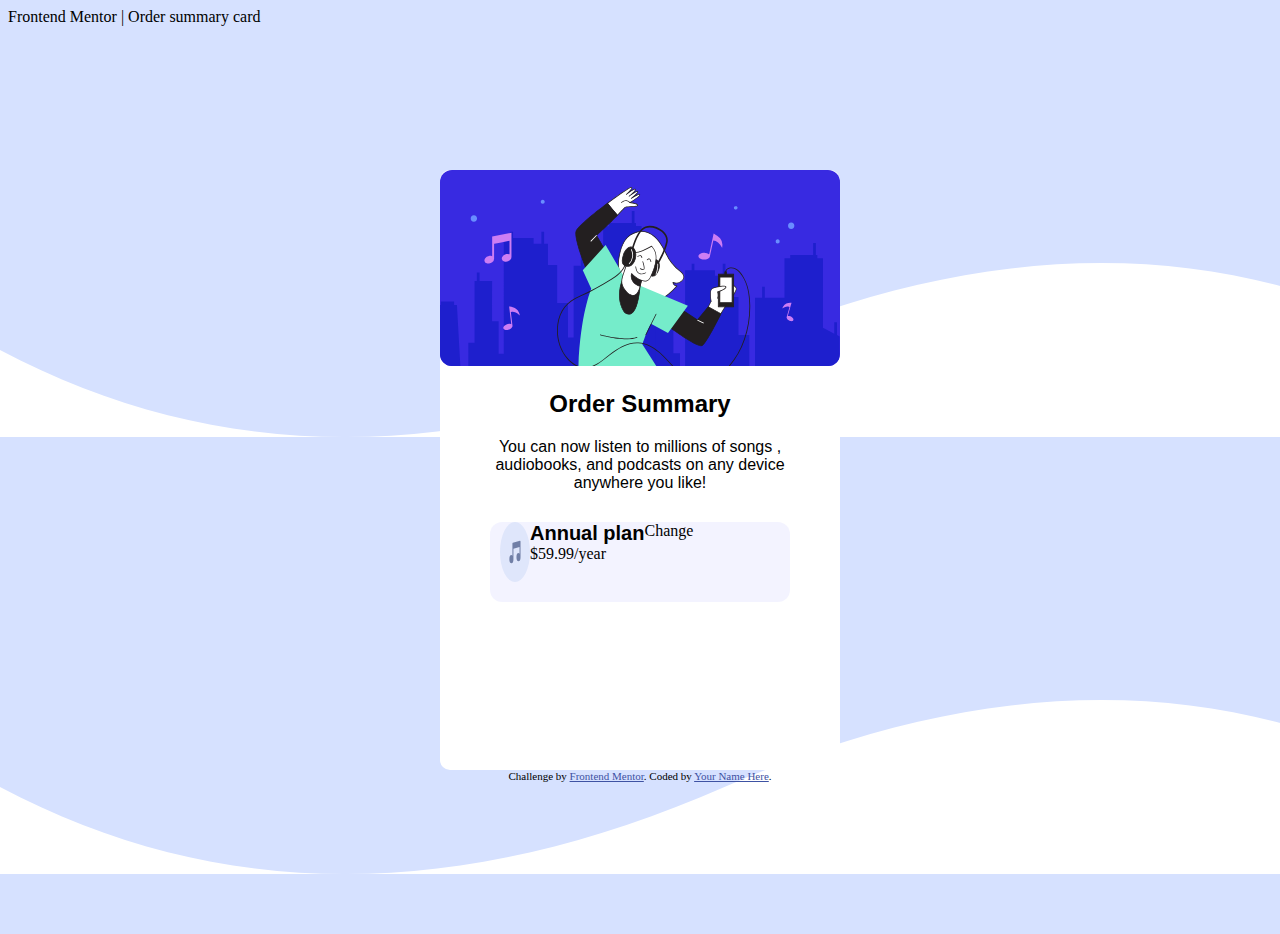
<file: order-summary-component-main/index.html>
<!DOCTYPE html>
<html lang="en">
<head>
  <meta charset="UTF-8">
  <meta name="viewport" content="width=device-width, initial-scale=1.0"> <!-- displays site properly based on user's device -->

  <link rel="icon" type="image/png" sizes="32x32" href="./images/favicon-32x32.png">
  <link rel="stylesheet" href="style.css"
  
  <title>Frontend Mentor | Order summary card</title>

  <!-- Feel free to remove these styles or customise in your own stylesheet 👍 -->
  <style>
    .attribution { font-size: 11px; text-align: center; }
    .attribution a { color: hsl(228, 45%, 44%); }
  </style>
</head>

<body>
  

<!-- <div class="Order-summary"> -->
  <!-- <h1>Order summary</h1>
  <p class="description">
    You can now listen to millions of songs ,audiobooks, and podcasts on any device where you like!
  </p>
<
  <div class="plan">
      <div class="plan details">
        <div>
      <p class="plan name">Annual Plan</p>
      <p class="plan price">$59.99/year</p>
      </div>
    </div>
    
  <a class="change">Change</a>
    </div>
  
    <button class="proceed btn">Proceed Payment</button>
    <button class="cancel btn">Cancel Order</button> -->

  
<!-- </div> -->
 <div class="main">
  <div class="box">
    <div class="image">
      <img src="/order-summary-component-main/images/illustration-hero.svg">
    </div>
    <div class="text">
      <p><h1>Order Summary</h1></p>
      <div class="message">You can now listen to millions of songs ,<br>audiobooks, and podcasts on any device <br>anywhere you like!</div>
    </div>
  
<div class="plan-holder">
 <div class="picture">
    <img src="/order-summary-component-main/images/icon-music.svg">
  </div>
  <div class="plans">
    <div class="anual-text"><b>Annual plan</b></div>
    <div class="price-amount">$59.99/year</div>
  </div>
  <div class="change-text">Change</div>
</div>
 
 </div>


  
  <div class="attribution">
    Challenge by <a href="https://www.frontendmentor.io?ref=challenge" target="_blank">Frontend Mentor</a>. 
    Coded by <a href="#">Your Name Here</a>.
  </div>
  </div>
</body>
</html>
</file>
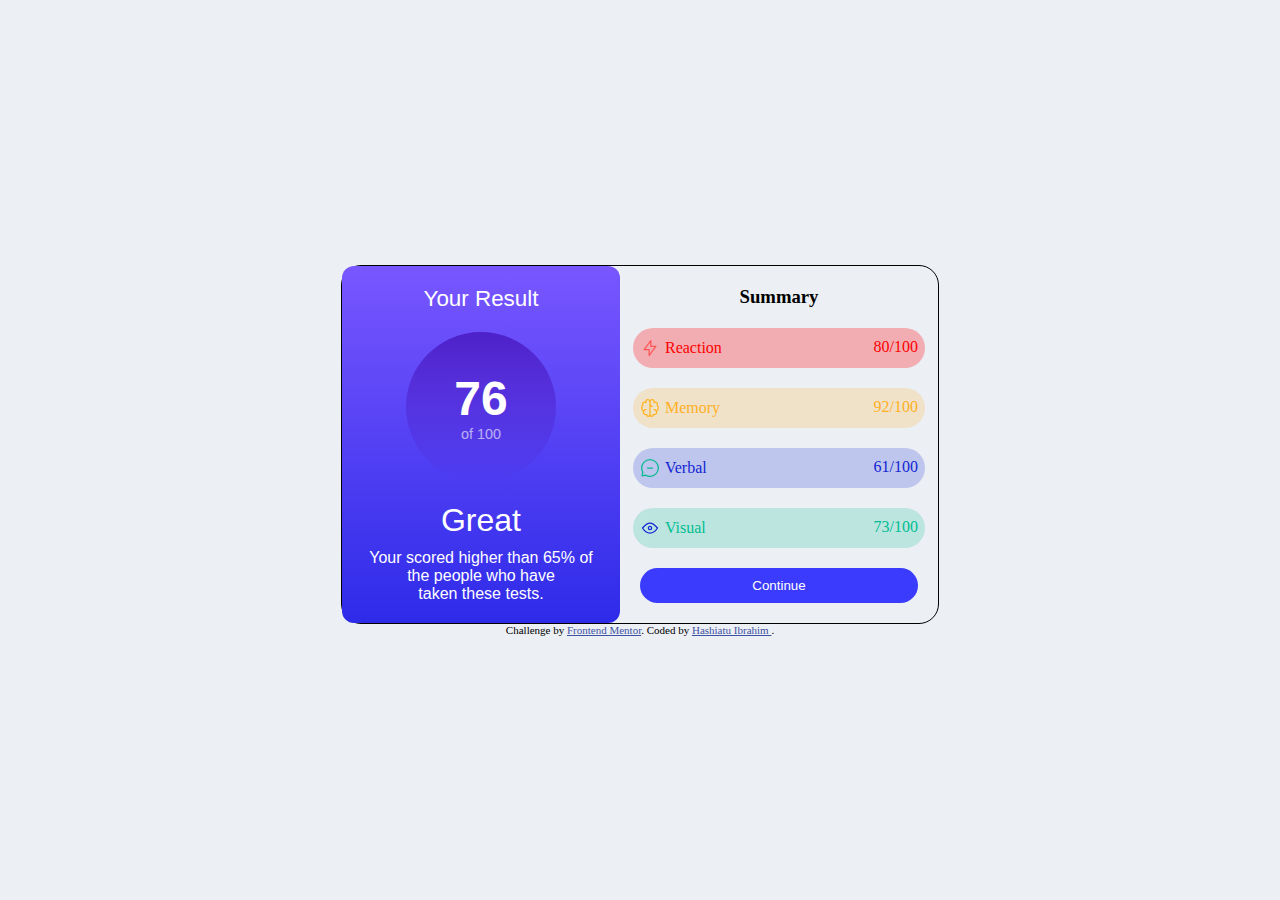
<file: results-summary-component-main/index.html>
<!DOCTYPE html>
<html lang="en">
<head>
  <meta charset="UTF-8">
  <meta name="viewport" content="width=device-width, initial-scale=1.0"> <!-- displays site properly based on user's device -->

  <link rel="icon" type="image/png" sizes="32x32" href="./assets/images/favicon-32x32.png">
  
  <title>Frontend Mentor | Results summary component</title>
  <link rel="stylesheet" href="style.css">

  <!-- Feel free to remove these styles or customise in your own stylesheet 👍 -->
  <style>
    .attribution { font-size: 11px; text-align: center; }
    .attribution a { color: hsl(228, 45%, 44%); }
  </style>
</head>
<body>

      <div class="result-container"> 


<div class="Right">
   <h1>Your Result</h1>
   <div class="score-total-100"><h1>76</h1><p>of 100</p></div>
   <h2>Great</h2>
   <p>Your scored higher than 65% of the people  who have <br>taken these tests.</p>
</div>


<div class="Left">
  <h3>Summary</h3>
  <div class="Reaction">
    <div class="react">
  <img src="/results-summary-component-main/assets/images/icon-reaction.svg" alt="">
  <span>Reaction</span>
  </div>
  <span>80/100</span>
  </div>

 <div class="Memory">
  <div class="react">
  <img src="/results-summary-component-main/assets/images/icon-memory.svg" alt=""
   <span>Memory</span>
   </div>
   <span>92/100</span>
  </div>

  <div class="Verbal ">
    <div class="react">
  <img src="/results-summary-component-main/assets/images/icon-verbal.svg"
   <span>Verbal</span>
    </div>
   <span>61/100 </span>
  </div>

  <div class="Visual ">
    <div class="react">
  <img src="/results-summary-component-main/assets/images/icon-visual.svg"
   <span>Visual</span>
   </div>
   <span>73/100 </span>
  </div>

  <button>Continue</button>

</div>
   
      

      </div>
      
  <div class="attribution">
    Challenge by <a href="https://www.frontendmentor.io?ref=challenge" target="_blank">Frontend Mentor</a>. 
    Coded by <a href="#">Hashiatu Ibrahim </a>.
  </div>


</body>
</html>
</file>
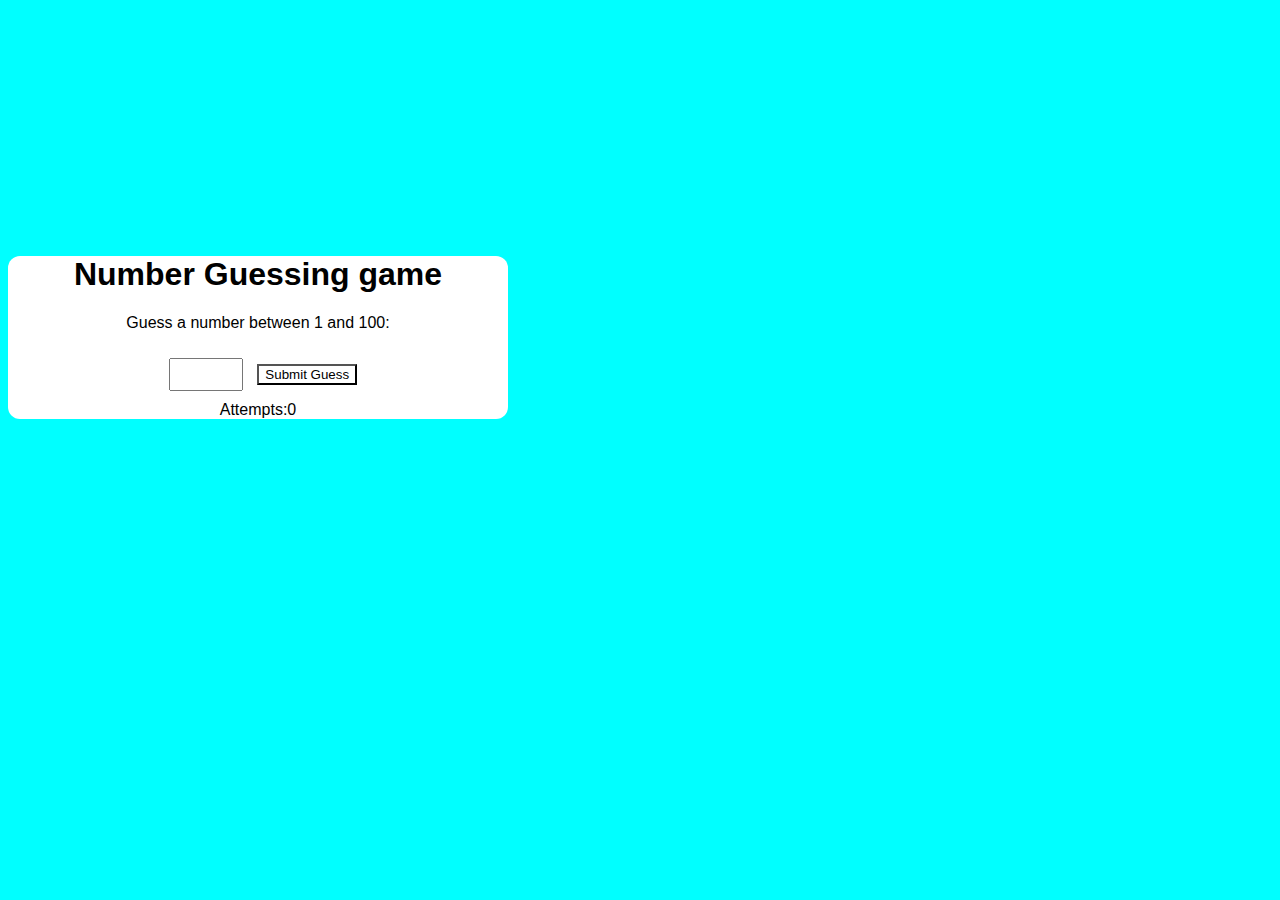
<file: order-summary-component-main/guessing-game main/index.html>
<!DOCTYPE html>
<html lang="en">
<head>
    <meta charset="UTF-8">
    <meta name="viewport" content="width=device-width, initial-scale=1.0">
    <title>Guessing game </title>
<link rel="stylesheet" href="/order-summary-component-main/guessing-game main/style.css">
</head>
<body>
    <div class="Game-container">
        <h1> Number Guessing game </h1>
        <p>Guess a number between 1 and 100:</p>
        <input type="number" id="guessInput" min="1" max="100">
        <button onclick="checkguess()"> Submit Guess</button>
        <div class="message" id="message"></div>
        <div id="attempts">Attempts:0</div> 
    </div>
    <script> 
    // variables initialization math.floor to round down numbers
        let SecretNumber = Math.floor(Math.random() * 100)+1;
        let attempts = 0; // attempts initialized to 0
        
        function checkguess(){
            // getting the users guess number
let userInput = parseInt(prompt("enter an integer ")) ;
  // userInput = ( document.getElementById("userInput").value);  
 // attempts++ ; // attempts incrementation
                console.log("Welcome to the Number Guessing Game !")
        if (isNaN(userInput)){
            console.log("enter an integer <=100 ")
        }
        //restrict letters and numbers greater than 100
        else if(userInput>100 || userInput<1){
            console.log("enter a number between 1 and 100");
        }
        
        else if(userInput==SecretNumber){ 
            console.log("Hurray you got it right")
            console.log  ("userInput:",userInput)
            console.log  ("SecretNumber:",SecretNumber)
            console.log  ("Attempts number:",attempts)
            


        }
        else if(userInput<SecretNumber){
            console.log("Try again!Guess Higher")
            console.log  ("userInput:",userInput)
            console.log  ("SecretNumber:",SecretNumber)
            console.log  ("Attempts number:",attempts)
        }
        else{
            console.log ("Try again!Guess Lower")
            console.log  ("userInput:",userInput)
            console.log  ("SecretNumber:",SecretNumber)
            console.log  ("Attempts number:",attempts)
        }
        

        }
        
    
//display both numbers

       // console.log (prompt("Enter an integer")
       //prompt use*r to entera number with console
       //if is num is not same
       //console should display enter sn integer
       //else condition
       // onsole your input...
       //else confiy
       //console
         // console
    //   //  function Checkguess(){
    //         let userGuess = parseInt( document.getElementById("guessInput").value);
    //         attempts++
    //         document.getElementById("attempts").textContent="Attempts:"+attempts;
    //         let message=document.getElementById("message")
    //         if (){
    //             message.textContent="Congratulations!You guessed the number!:";
    //             message.style.color = "green"
    //             disableInput();
    //             console.log("Congratulations!You guessed the number")
    //         }
    //         else if (userGuess<SecretNumber){
    //             message.textContent="Try again!Guess Higher.";
    //             message.style.color = "red"
    //         }
    //         else{
    //              message.textContent="Try again!Guess Lower.";
    //             message.style.color = "red"
    //         }
    //     }
    //     function disableInput(){
    //         document.getElementById("guessInput").disabled = true;
    //         document.querySelector("button").disabled = true;
    //     }
    </script>
</body>
</html>
</file>
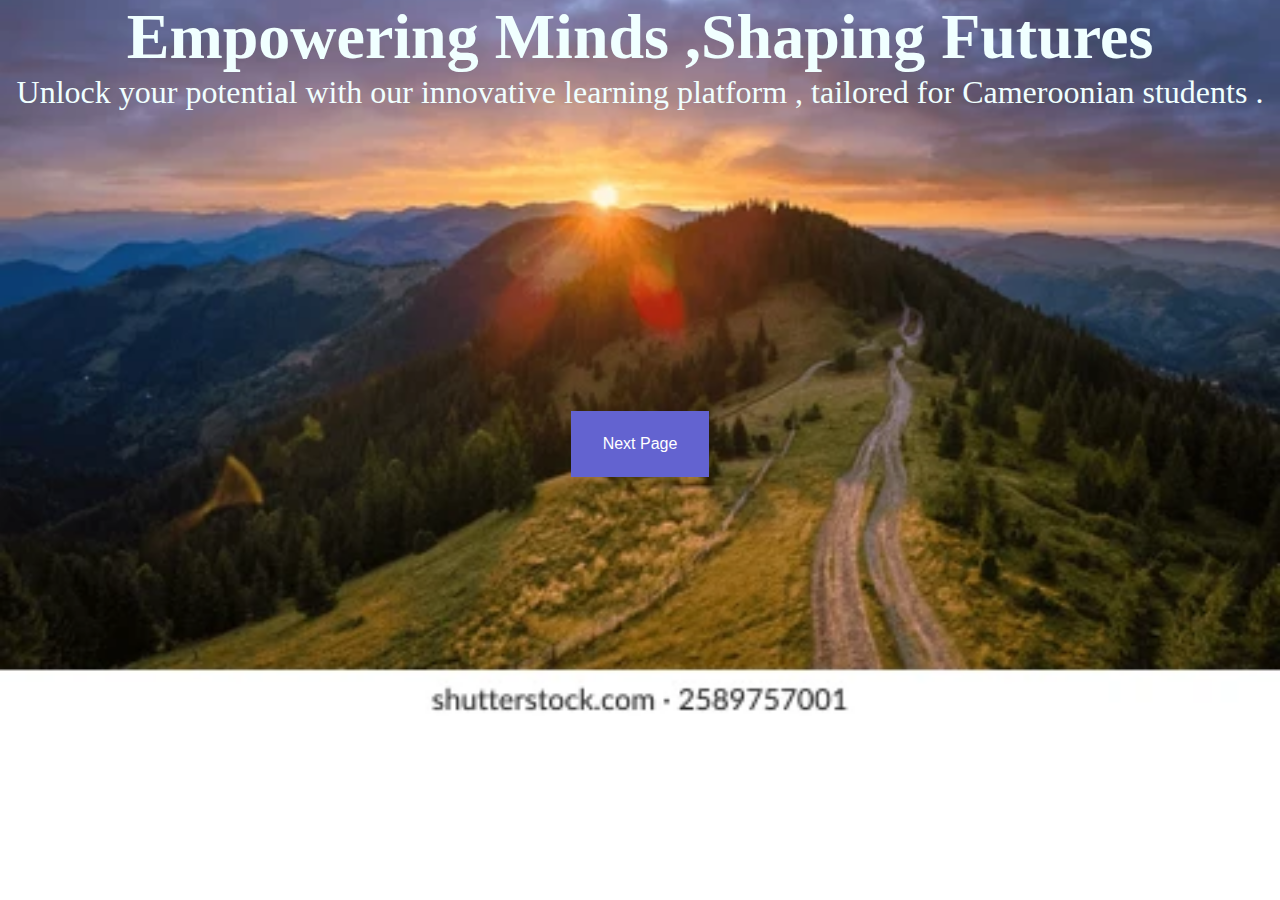
<file: page.html>
<!DOCTYPE html>
<html lang="en">
  <head>
    <link rel="stylesheet" href="style.css" />
    <title>Landing page</title>
  </head>
  <body>
    <div>
      <h1>Empowering Minds ,Shaping Futures</h1>
      <p>
        Unlock your potential with our innovative learning platform , tailored
        for Cameroonian students .
      </p>
      <!-- <img src="schoolimage.jpg"> -->
      <button>Next Page</button>
    </div>
  </body>
</html>
</file>
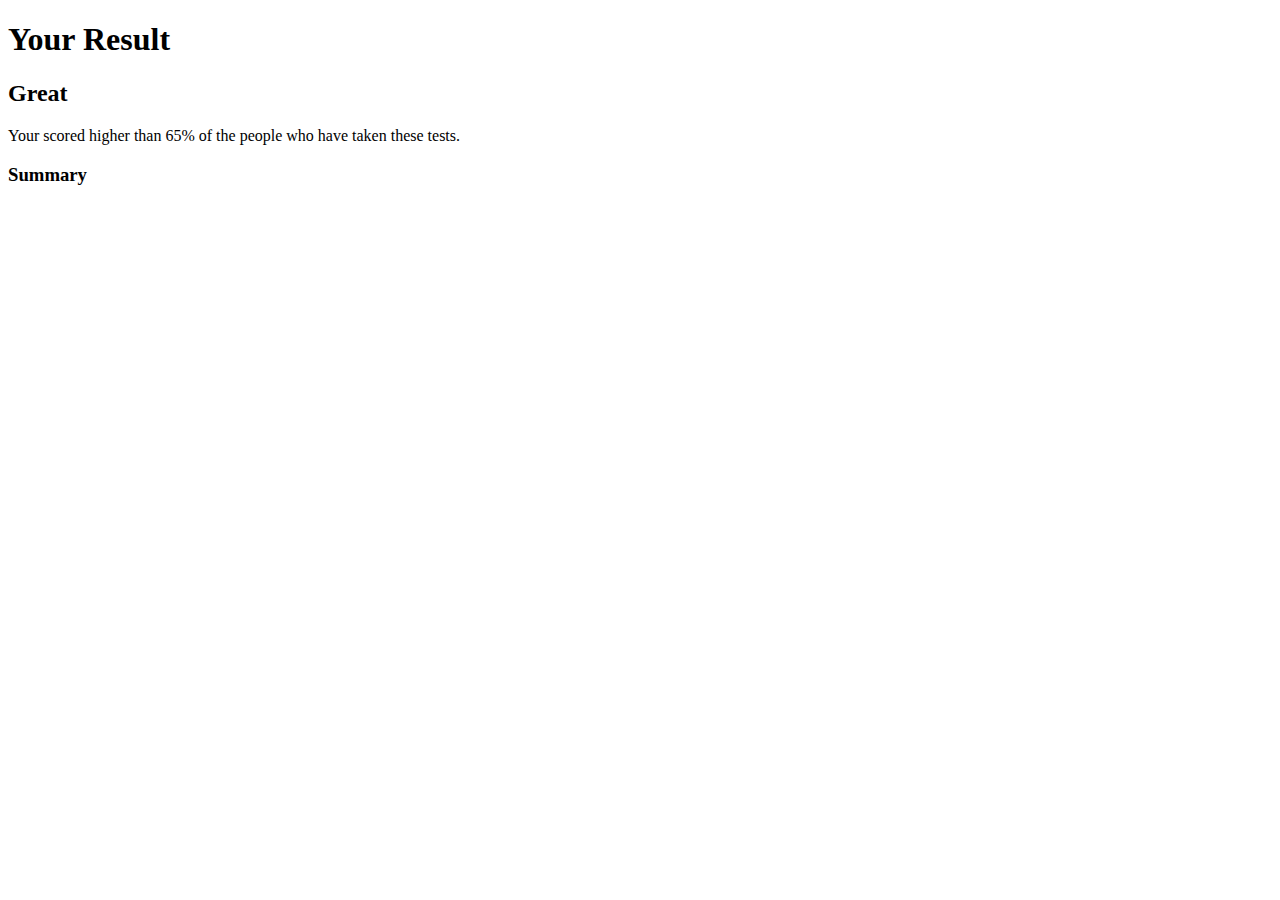
<file: webdev/new.html>
<!DOCTYPE html>
<html lang="en">
<head>
    <meta charset="UTF-8">
    <meta name="viewport" content="width=device-width, initial-scale=1.0">
    <title>Your Result Summary </title>
    <link rel="stylesheet" href="">
    </head>
    <body>

    <div class="result-container"> 
<div class="Right">
   <h1>Your Result</h1>
   <div class="score>76"></div>
   <div class="score-total=100"></div>
   <h2>Great</h2>
   <p>Your scored higher than 65% of the people who have taken these tests.</p>
</div>
<div class="Left">
  <h3>Summary</h3>
  
</div>
     
      

      </div>


    </body>
      
<div class="result-header">
   
</div>
    </div>


    <!-- <link rel="stylesheet" href="webdev/task.css">
    <title>My Portolofio</title>
</head>
<body>
        <header>
        <h1>HASHIATU IBRAHIM</h1>
  <p>Aspiring Web Developper</p>
    </header>
  <section id ="about me">
  <h2> About Me </h2>
<p> I am learning web development,I enjoy learning new things ! </p>
<img src="" alt="">
</section>
<section id="skills">
    <h3>My Skills</h3>
    <ul>
<li>Html</li>
<li>Basic CSS</li>
<li>JavaScript(coming soon)</li>
    </ul> -->
    

<!-- </section>     -->
</body>
</html>
</file>
<file: order-summary-component-main/style.css>
/*{

   padding: 0;
   margin: 0;

}

body{
    background-color : hsl(225, 100%, 94%) ;
    align-items: center;
    height: 100vh;
    font-family: Arial, Helvetica, sans-serif;
    justify-content: center;
    margin: 0;
}
.Order-summary{
    background-color: white;
    border-radius: 15px;
    box-shadow: 0 10px 20px;
    width: 90%;
    text-align: center;
    padding: 25px;
}
h1{
    color: #1f2e55;
    margin-top: 0;
    font-size: 24;
}
.description{
    color: hsl(224, 23%, 55%);
    font-size: 16px;
}

.plan{
     
}
.back img{
    position: fixed;
    top: 0;
    z-index: -1;
/* } */

body{
    background: url(images/pattern-background-desktop.svg);
    
}
.main{
     align-items: center;
    justify-content: center;
   flex-direction: column;
   height: 100vh;
   width: 100%;
   display: flex;

}
.box{
    height: 600px;
    width: 400px;
    border-radius: 10px;
    background-color: white;
    border: 60%;
    display: flex;
    flex-direction: column;
    

}
img{
    width: 400px;
    border-radius: 12px;
}
.message{
    text-align: center;
    font-size: 16px;
    font-weight: 500;
    font-family: 'Segoe UI', Tahoma, Geneva, Verdana, sans-serif;

}
.text h1{
    text-align: center;
    font-size: 24px;
    margin: 20px;
    font-family: 'Segoe UI', Tahoma, Geneva, Verdana, sans-serif;

}
.plan-holder{
    height: 80px;
    width: 300px;
    background-color: rgba(0, 0, 255, 0.047);
    border-radius: 12px;
    justify-self: center;
    align-self: center;
    display: flex;
    margin: 30px;


}
.picture img{

 height: 60px;
    width: 30px;
    margin-left: 10px;
    margin: ;
}   

.anual-text{  
    align-self: row;
    font-size: 20px;
    font-family: 'Segoe UI', Tahoma, Geneva, Verdana, sans-serif;
    font: bold;


}
.change-text{
    text-align: end;
    justify-content: end;
}
</file>
<file: results-summary-component-main/style.css>
*{
    margin: 0;
    padding: 0;
    font-family:;
   

}

body{
    display: flex;
    align-items: center;
    justify-content: center;
    flex-direction: column;
    width: 100%;
    height: 100vh;
    background-color: rgb(236, 239, 244);
     border-radius: none;
     outline: none;
}

.result-container{
    /* width: 700px; */
    display: flex;
    flex-direction: row;
    border: 1px solid black;
    border-radius: 20px;
    /* height: 400px; */


}

.result-container .Right{
    width: 50%;
    border-radius: 12px;
    background: linear-gradient(to bottom, hsl(252, 100%, 67%), hsl(241, 81%, 54%));
   color: white;
   padding: 20px 0;
   display: flex;
   flex-direction: column;
   /* justify-content: center; */
   align-items: center;
   gap: 10px;

}

.result-container .Right h1{
    font-family: 'Segoe UI', Tahoma, Geneva, Verdana, sans-serif;
    font-size: 1.4em;
    font-weight: 400;
}

.result-container .Right .score-total-100{
    height: 150px;
    width: 150px;
    display: flex;
    flex-direction: column;
    align-items: center;
    justify-content: center;
    border-radius: 50%;
    background: linear-gradient(to bottom, hsla(256, 72%, 46%, 1), hsla(241, 72%, 46%, 0));
    margin: 10px;
}

.result-container .Right .score-total-100 h1{
    font-size: 3em;
    font-family: 'Segoe UI', Tahoma, Geneva, Verdana, sans-serif;
    font-weight: 700;
}

.result-container .Right .score-total-100 p{
    font-size: .9em;
    font-family: 'Segoe UI', Tahoma, Geneva, Verdana, sans-serif;
    font-weight: 400;
    opacity: .6;
}

.result-container .Right h2{
    font-size: 2em;
    font-family: 'Segoe UI', Tahoma, Geneva, Verdana, sans-serif;
    font-weight: 500;

}

.result-container .Right p{
    font-size: 1em;
    font-family: 'Segoe UI', Tahoma, Geneva, Verdana, sans-serif;
    font-weight: 400;
    text-align: center;
    padding: 0 20px;
    
}

.result-container .Left{
    border-radius: 12px;
    padding: 20px;
    display: flex;
    flex-direction: column;
    align-items: center;
    justify-content: center;
    width: 50%;
    gap: 20px;
}

.Reaction{
    display: flex;
    justify-content: space-between;
    width: 100%;
    padding: 10px 7px;
    color: #ff0000;
    background-color: #ff000046;
    border-radius: 20px;
}
.Memory{
    display: flex;
    justify-content: space-between;
    width: 100%;
    border-radius: 20px;
    background-color: hsla(39, 100%, 56%, 0.2);
    color: hsl(39, 100%, 56%);
    padding: 10px 7px;
}
.Visual{
    display: flex;
    justify-content: space-between;
    width: 100%;
    background-color: hsla(166, 100%, 37%, 0.2);
    color: hsl(166, 100%, 37%);
    padding: 10px 7px;
    border-radius: 20px;
}
.Verbal{
    display: flex;
    justify-content: space-between;
    width: 100%;
    background-color: hsla(234, 85%, 45%, 0.2) ;
    color: hsl(234, 85%, 45%) ;
    padding: 10px 7px;
    border-radius: 20px;
}

.react{
    display: flex;
    align-items: center;
    gap: 5px;
}

button{
    background-color:  rgba(0, 0, 255, 0.753);
    color: white;
    width: 100%;
    padding: 10px 0;
    border: none;
    border-radius: 20px;

}
</file>
<file: order-summary-component-main/guessing-game main/style.css>
body{
font-family: Arial, Helvetica, sans-serif;
text-align: center;
margin-top: 20%;
background-color:aqua

} 
.Game-container{
    max-width: 500px;
    background-color: white;
    margin:0;
    border:1px;
    padding: 0%;
    border-radius: 12px;
  align-self: center;
}
button{
   
    color:black;
    background-color: white;
    border: ;

}
input{
padding: 7px;
margin:10px;
width:100;
}
p{
    text-align: center;

}
.message{
    font-weight: bold;
}
</file>
<file: style.css>
body {
    margin: 0;
    background-image: url(assets/landscape.webp);
    background-position: center;
    background-size: cover;
    background-repeat: no-repeat;


}
* { 
    padding: 0%;
    margin :0 ;
}
img {
    width: 100px;
    height: 100px;
}

h1 {
    text-align: center;
    font-size: 4em;
    color: azure
}

div {
    width: 100%;
    height: 700px;
    
    display: flex;
    flex-direction: column;

}

p {
    text-align: center;
    font-size: 2em;
    color: azure;

}

button {
    align-self: center;
    font-size: medium;
    color: white;
    background-color: rgb(99, 99, 208);
    margin-top: 300px;
    padding: 1.5rem 2rem;
    outline: none;
    border: none;

 
}
</file>
